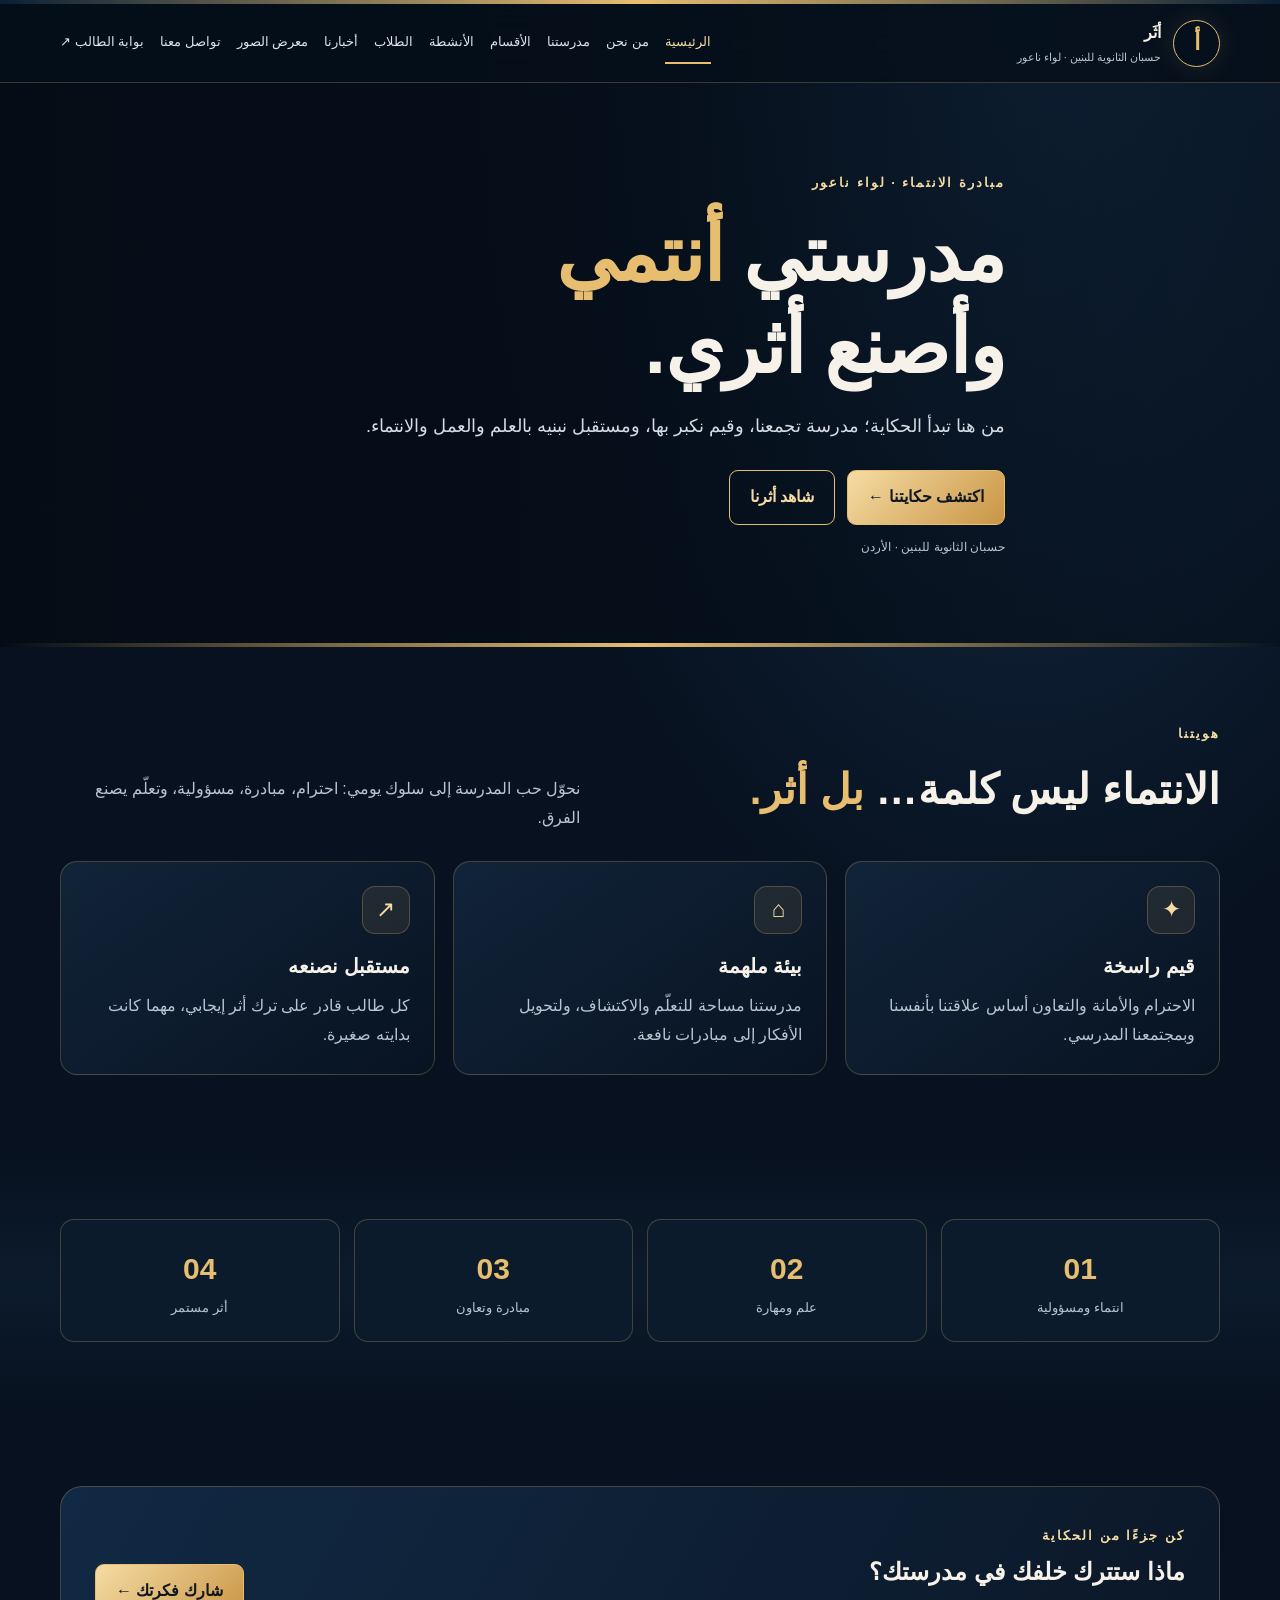
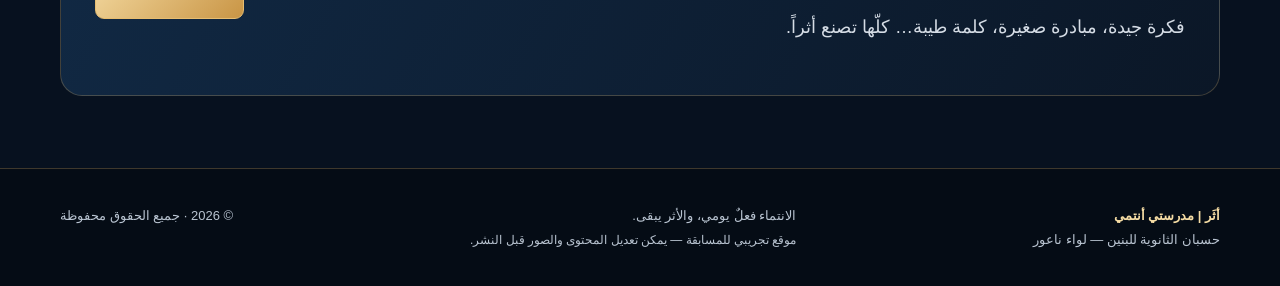
<file: index.html>
<!doctype html><html lang="ar" dir="rtl"><head><meta charset="utf-8"><meta name="viewport" content="width=device-width,initial-scale=1"><meta name="theme-color" content="#07111f"><meta name="description" content="أثَر — مدرستي أنتمي، حسبان الثانوية للبنين، لواء ناعور"><title>الرئيسية | أثَر — مدرستي أنتمي</title><link rel="stylesheet" href="style.css"></head><body><div class="topline"></div><header><div class="wrap nav"><a class="brand" href="index.html"><span class="seal">أ</span><span>أثَر <small>حسبان الثانوية للبنين · لواء ناعور</small></span></a><button class="menu" aria-label="فتح القائمة" onclick="document.querySelector('.links').classList.toggle('open')">☰</button><nav class="links"><a class="active" href="index.html">الرئيسية</a><a class="" href="about.html">من نحن</a><a class="" href="school.html">مدرستنا</a><a class="" href="departments.html">الأقسام</a><a class="" href="activities.html">الأنشطة</a><a class="" href="students.html">الطلاب</a><a class="" href="news.html">أخبارنا</a><a class="" href="gallery.html">معرض الصور</a><a class="" href="contact.html">تواصل معنا</a><a href="login.html">بوابة الطالب ↗</a></nav></div></header>
<main><section class="hero"><div class="wrap hero-content"><div class="eyebrow">مبادرة الانتماء · لواء ناعور</div><h1>مدرستي <span class="gold">أنتمي</span><br>وأصنع أثري.</h1><p class="lead">من هنا تبدأ الحكاية؛ مدرسة تجمعنا، وقيم نكبر بها، ومستقبل نبنيه بالعلم والعمل والانتماء.</p><div class="actions"><a class="btn" href="about.html">اكتشف حكايتنا ←</a><a class="btn ghost" href="activities.html">شاهد أثرنا</a></div><p class="small">حسبان الثانوية للبنين · الأردن</p></div></section>
<section class="section"><div class="wrap"><div class="section-head"><div><span class="eyebrow">هويتنا</span><h2>الانتماء ليس كلمة… <span class="gold">بل أثر.</span></h2></div><p>نحوّل حب المدرسة إلى سلوك يومي: احترام، مبادرة، مسؤولية، وتعلّم يصنع الفرق.</p></div><div class="grid">
<article class="card"><div class="icon">✦</div><h3>قيم راسخة</h3><p>الاحترام والأمانة والتعاون أساس علاقتنا بأنفسنا وبمجتمعنا المدرسي.</p></article>
<article class="card"><div class="icon">⌂</div><h3>بيئة ملهمة</h3><p>مدرستنا مساحة للتعلّم والاكتشاف، ولتحويل الأفكار إلى مبادرات نافعة.</p></article>
<article class="card"><div class="icon">↗</div><h3>مستقبل نصنعه</h3><p>كل طالب قادر على ترك أثر إيجابي، مهما كانت بدايته صغيرة.</p></article></div></div></section>
<section class="section alt"><div class="wrap"><div class="statrow"><div class="stat"><b>01</b><span>انتماء ومسؤولية</span></div><div class="stat"><b>02</b><span>علم ومهارة</span></div><div class="stat"><b>03</b><span>مبادرة وتعاون</span></div><div class="stat"><b>04</b><span>أثر مستمر</span></div></div></div></section>
<section class="section"><div class="wrap banner"><div><span class="eyebrow">كن جزءًا من الحكاية</span><h2>ماذا ستترك خلفك في مدرستك؟</h2><p class="lead">فكرة جيدة، مبادرة صغيرة، كلمة طيبة… كلّها تصنع أثراً.</p></div><a class="btn" href="contact.html">شارك فكرتك ←</a></div></section></main><footer class="footer"><div class="wrap footer-row"><div><strong>أثَر | مدرستي أنتمي</strong><br>حسبان الثانوية للبنين — لواء ناعور</div><div>الانتماء فعلٌ يومي، والأثر يبقى.<br><span class="small">موقع تجريبي للمسابقة — يمكن تعديل المحتوى والصور قبل النشر.</span></div><div>© <span id="year"></span> · جميع الحقوق محفوظة</div></div></footer><script src="script.js"></script></body></html>
</file>
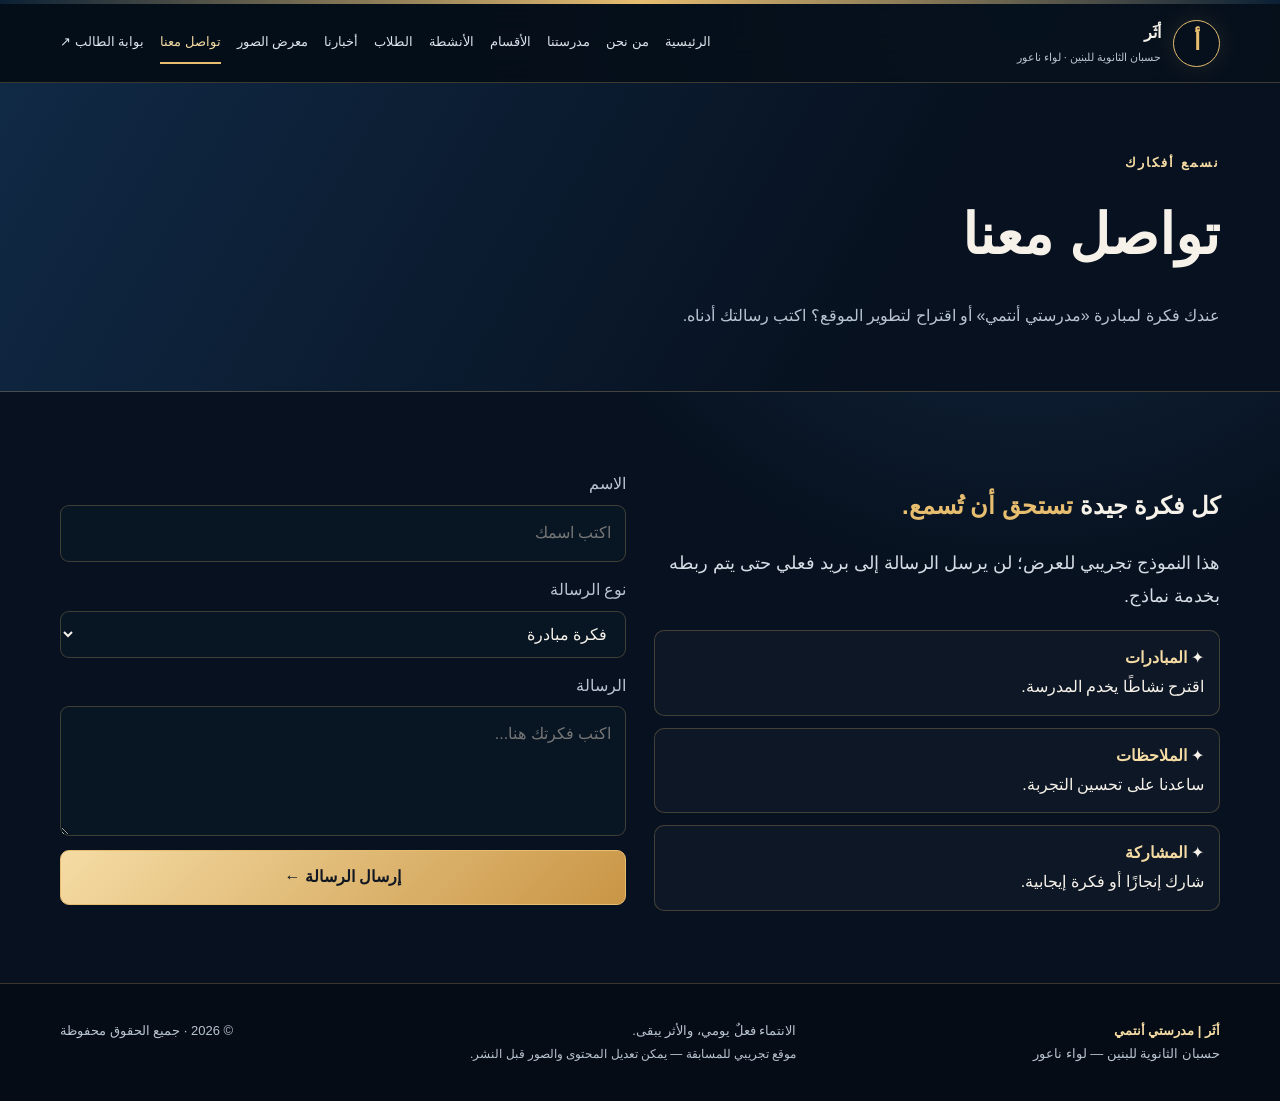
<file: contact.html>
<!doctype html><html lang="ar" dir="rtl"><head><meta charset="utf-8"><meta name="viewport" content="width=device-width,initial-scale=1"><meta name="theme-color" content="#07111f"><meta name="description" content="أثَر — مدرستي أنتمي، حسبان الثانوية للبنين، لواء ناعور"><title>تواصل معنا | أثَر — مدرستي أنتمي</title><link rel="stylesheet" href="style.css"></head><body><div class="topline"></div><header><div class="wrap nav"><a class="brand" href="index.html"><span class="seal">أ</span><span>أثَر <small>حسبان الثانوية للبنين · لواء ناعور</small></span></a><button class="menu" aria-label="فتح القائمة" onclick="document.querySelector('.links').classList.toggle('open')">☰</button><nav class="links"><a class="" href="index.html">الرئيسية</a><a class="" href="about.html">من نحن</a><a class="" href="school.html">مدرستنا</a><a class="" href="departments.html">الأقسام</a><a class="" href="activities.html">الأنشطة</a><a class="" href="students.html">الطلاب</a><a class="" href="news.html">أخبارنا</a><a class="" href="gallery.html">معرض الصور</a><a class="active" href="contact.html">تواصل معنا</a><a href="login.html">بوابة الطالب ↗</a></nav></div></header><section class="page-hero"><div class="wrap"><span class="eyebrow">نسمع أفكارك</span><h1>تواصل معنا</h1><p>عندك فكرة لمبادرة «مدرستي أنتمي» أو اقتراح لتطوير الموقع؟ اكتب رسالتك أدناه.</p></div></section><section class="section"><div class="wrap split"><div><h2>كل فكرة جيدة <span class="gold">تستحق أن تُسمع.</span></h2><p class="lead">هذا النموذج تجريبي للعرض؛ لن يرسل الرسالة إلى بريد فعلي حتى يتم ربطه بخدمة نماذج.</p><div class="feature-list"><div>✦ <b>المبادرات</b><br>اقترح نشاطًا يخدم المدرسة.</div><div>✦ <b>الملاحظات</b><br>ساعدنا على تحسين التجربة.</div><div>✦ <b>المشاركة</b><br>شارك إنجازًا أو فكرة إيجابية.</div></div></div><form class="form" id="contactForm"><label>الاسم<input required name="name" placeholder="اكتب اسمك"></label><label>نوع الرسالة<select name="type"><option>فكرة مبادرة</option><option>اقتراح تطوير</option><option>إنجاز طلابي</option><option>أخرى</option></select></label><label>الرسالة<textarea required name="message" placeholder="اكتب فكرتك هنا..."></textarea></label><button class="btn" type="submit">إرسال الرسالة ←</button><div class="notice" id="formNotice">تم تجهيز رسالتك للعرض التجريبي. اربط النموذج بخدمة إرسال قبل نشره رسميًا.</div></form></div></section><footer class="footer"><div class="wrap footer-row"><div><strong>أثَر | مدرستي أنتمي</strong><br>حسبان الثانوية للبنين — لواء ناعور</div><div>الانتماء فعلٌ يومي، والأثر يبقى.<br><span class="small">موقع تجريبي للمسابقة — يمكن تعديل المحتوى والصور قبل النشر.</span></div><div>© <span id="year"></span> · جميع الحقوق محفوظة</div></div></footer><script src="script.js"></script></body></html>
</file>
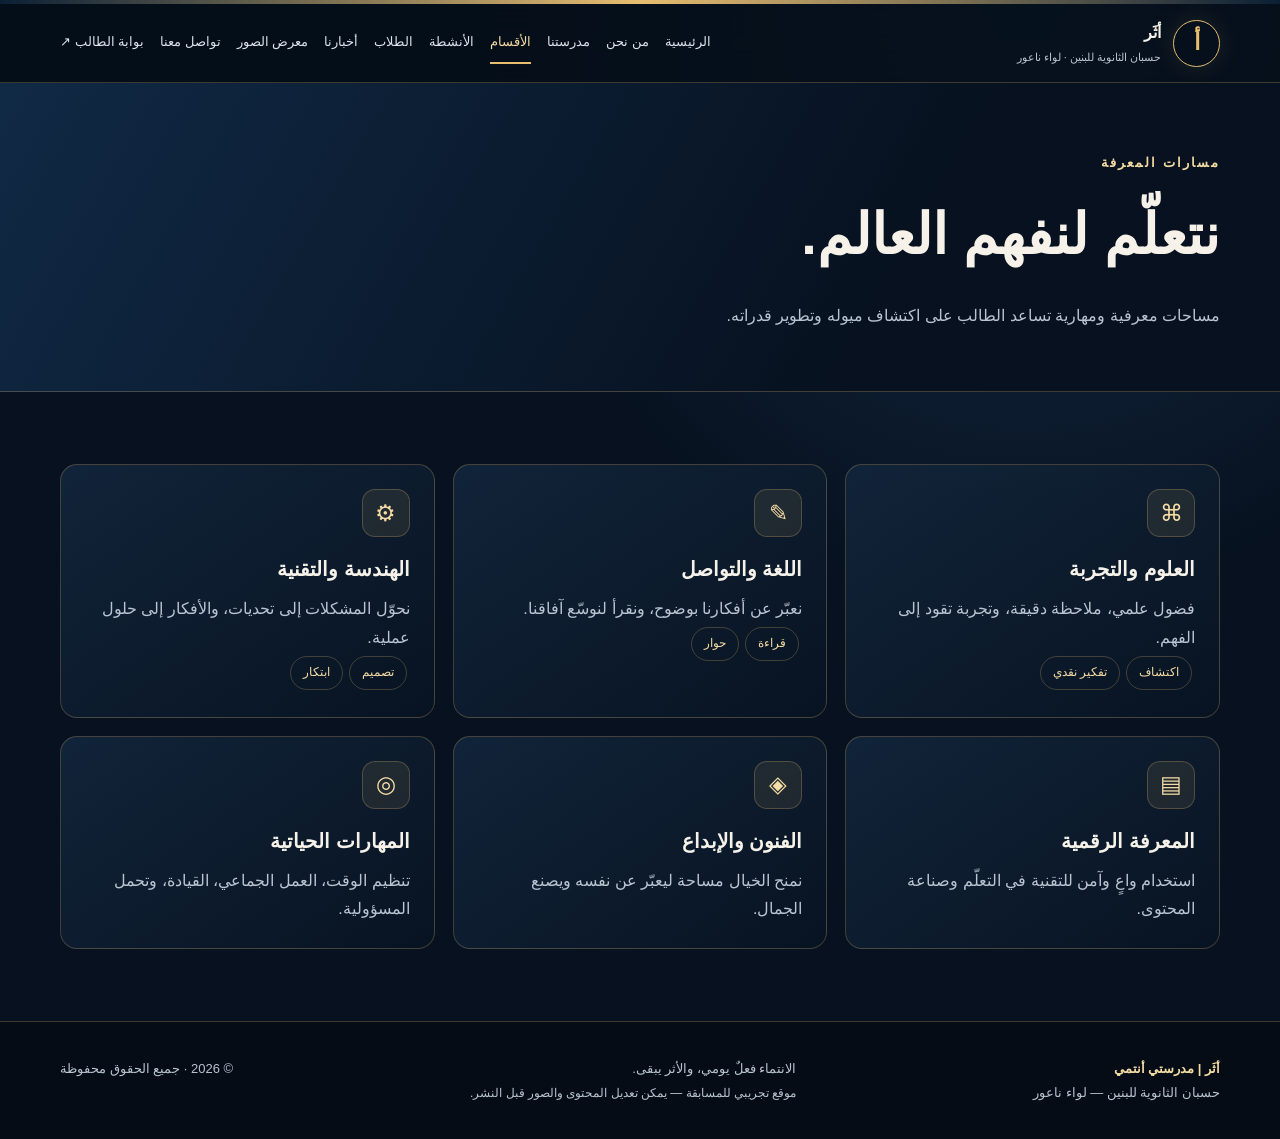
<file: departments.html>
<!doctype html><html lang="ar" dir="rtl"><head><meta charset="utf-8"><meta name="viewport" content="width=device-width,initial-scale=1"><meta name="theme-color" content="#07111f"><meta name="description" content="أثَر — مدرستي أنتمي، حسبان الثانوية للبنين، لواء ناعور"><title>الأقسام | أثَر — مدرستي أنتمي</title><link rel="stylesheet" href="style.css"></head><body><div class="topline"></div><header><div class="wrap nav"><a class="brand" href="index.html"><span class="seal">أ</span><span>أثَر <small>حسبان الثانوية للبنين · لواء ناعور</small></span></a><button class="menu" aria-label="فتح القائمة" onclick="document.querySelector('.links').classList.toggle('open')">☰</button><nav class="links"><a class="" href="index.html">الرئيسية</a><a class="" href="about.html">من نحن</a><a class="" href="school.html">مدرستنا</a><a class="active" href="departments.html">الأقسام</a><a class="" href="activities.html">الأنشطة</a><a class="" href="students.html">الطلاب</a><a class="" href="news.html">أخبارنا</a><a class="" href="gallery.html">معرض الصور</a><a class="" href="contact.html">تواصل معنا</a><a href="login.html">بوابة الطالب ↗</a></nav></div></header><section class="page-hero"><div class="wrap"><span class="eyebrow">مسارات المعرفة</span><h1>نتعلّم لنفهم العالم.</h1><p>مساحات معرفية ومهارية تساعد الطالب على اكتشاف ميوله وتطوير قدراته.</p></div></section><section class="section"><div class="wrap grid"><article class="card"><div class="icon">⌘</div><h3>العلوم والتجربة</h3><p>فضول علمي، ملاحظة دقيقة، وتجربة تقود إلى الفهم.</p><span class="pill">اكتشاف</span><span class="pill">تفكير نقدي</span></article><article class="card"><div class="icon">✎</div><h3>اللغة والتواصل</h3><p>نعبّر عن أفكارنا بوضوح، ونقرأ لنوسّع آفاقنا.</p><span class="pill">قراءة</span><span class="pill">حوار</span></article><article class="card"><div class="icon">⚙</div><h3>الهندسة والتقنية</h3><p>نحوّل المشكلات إلى تحديات، والأفكار إلى حلول عملية.</p><span class="pill">تصميم</span><span class="pill">ابتكار</span></article><article class="card"><div class="icon">▤</div><h3>المعرفة الرقمية</h3><p>استخدام واعٍ وآمن للتقنية في التعلّم وصناعة المحتوى.</p></article><article class="card"><div class="icon">◈</div><h3>الفنون والإبداع</h3><p>نمنح الخيال مساحة ليعبّر عن نفسه ويصنع الجمال.</p></article><article class="card"><div class="icon">◎</div><h3>المهارات الحياتية</h3><p>تنظيم الوقت، العمل الجماعي، القيادة، وتحمل المسؤولية.</p></article></div></section><footer class="footer"><div class="wrap footer-row"><div><strong>أثَر | مدرستي أنتمي</strong><br>حسبان الثانوية للبنين — لواء ناعور</div><div>الانتماء فعلٌ يومي، والأثر يبقى.<br><span class="small">موقع تجريبي للمسابقة — يمكن تعديل المحتوى والصور قبل النشر.</span></div><div>© <span id="year"></span> · جميع الحقوق محفوظة</div></div></footer><script src="script.js"></script></body></html>
</file>
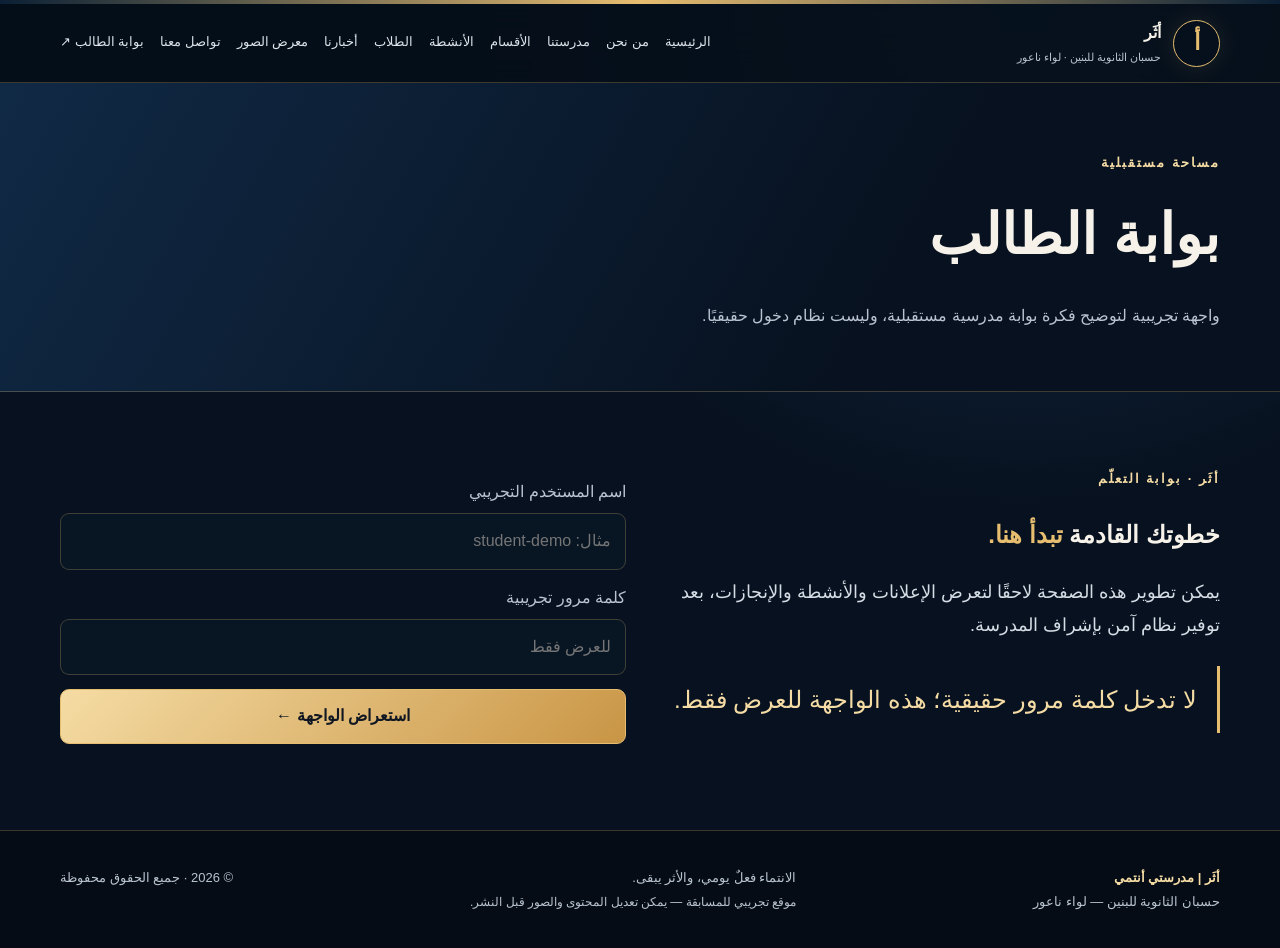
<file: login.html>
<!doctype html><html lang="ar" dir="rtl"><head><meta charset="utf-8"><meta name="viewport" content="width=device-width,initial-scale=1"><meta name="theme-color" content="#07111f"><meta name="description" content="أثَر — مدرستي أنتمي، حسبان الثانوية للبنين، لواء ناعور"><title>بوابة الطالب | أثَر — مدرستي أنتمي</title><link rel="stylesheet" href="style.css"></head><body><div class="topline"></div><header><div class="wrap nav"><a class="brand" href="index.html"><span class="seal">أ</span><span>أثَر <small>حسبان الثانوية للبنين · لواء ناعور</small></span></a><button class="menu" aria-label="فتح القائمة" onclick="document.querySelector('.links').classList.toggle('open')">☰</button><nav class="links"><a class="" href="index.html">الرئيسية</a><a class="" href="about.html">من نحن</a><a class="" href="school.html">مدرستنا</a><a class="" href="departments.html">الأقسام</a><a class="" href="activities.html">الأنشطة</a><a class="" href="students.html">الطلاب</a><a class="" href="news.html">أخبارنا</a><a class="" href="gallery.html">معرض الصور</a><a class="" href="contact.html">تواصل معنا</a><a href="login.html">بوابة الطالب ↗</a></nav></div></header><section class="page-hero"><div class="wrap"><span class="eyebrow">مساحة مستقبلية</span><h1>بوابة الطالب</h1><p>واجهة تجريبية لتوضيح فكرة بوابة مدرسية مستقبلية، وليست نظام دخول حقيقيًا.</p></div></section><section class="section"><div class="wrap split"><div><span class="eyebrow">أثَر · بوابة التعلّم</span><h2>خطوتك القادمة <span class="gold">تبدأ هنا.</span></h2><p class="lead">يمكن تطوير هذه الصفحة لاحقًا لتعرض الإعلانات والأنشطة والإنجازات، بعد توفير نظام آمن بإشراف المدرسة.</p><div class="quote">لا تدخل كلمة مرور حقيقية؛ هذه الواجهة للعرض فقط.</div></div><form class="form" id="loginForm"><label>اسم المستخدم التجريبي<input name="user" required placeholder="مثال: student-demo"></label><label>كلمة مرور تجريبية<input name="pass" type="password" required placeholder="للعرض فقط"></label><button class="btn" type="submit">استعراض الواجهة ←</button><div class="notice" id="loginNotice">هذه صفحة عرض فقط، ولا يتم التحقق من الحساب أو حفظ أي بيانات.</div></form></div></section><footer class="footer"><div class="wrap footer-row"><div><strong>أثَر | مدرستي أنتمي</strong><br>حسبان الثانوية للبنين — لواء ناعور</div><div>الانتماء فعلٌ يومي، والأثر يبقى.<br><span class="small">موقع تجريبي للمسابقة — يمكن تعديل المحتوى والصور قبل النشر.</span></div><div>© <span id="year"></span> · جميع الحقوق محفوظة</div></div></footer><script src="script.js"></script></body></html>
</file>
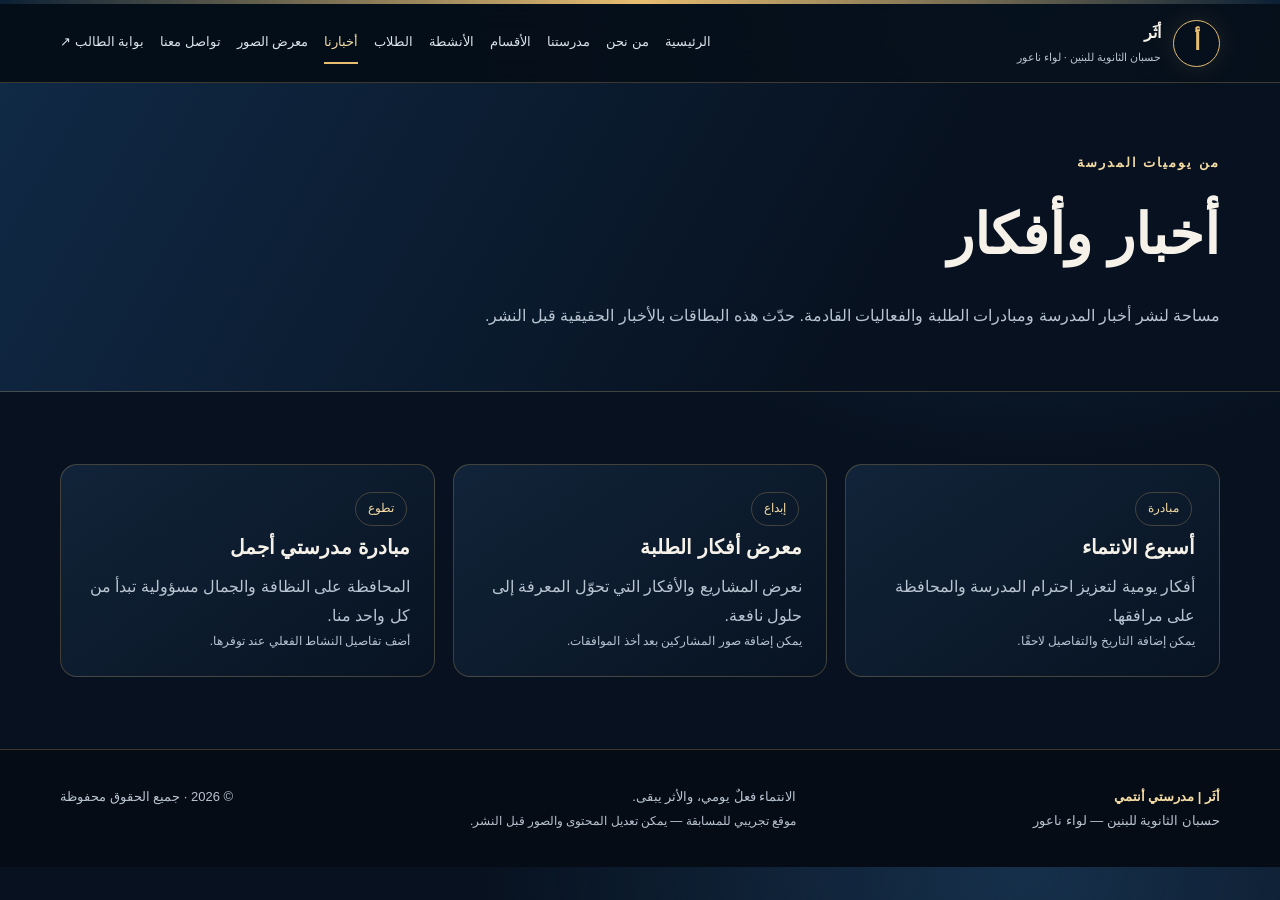
<file: news.html>
<!doctype html><html lang="ar" dir="rtl"><head><meta charset="utf-8"><meta name="viewport" content="width=device-width,initial-scale=1"><meta name="theme-color" content="#07111f"><meta name="description" content="أثَر — مدرستي أنتمي، حسبان الثانوية للبنين، لواء ناعور"><title>أخبارنا | أثَر — مدرستي أنتمي</title><link rel="stylesheet" href="style.css"></head><body><div class="topline"></div><header><div class="wrap nav"><a class="brand" href="index.html"><span class="seal">أ</span><span>أثَر <small>حسبان الثانوية للبنين · لواء ناعور</small></span></a><button class="menu" aria-label="فتح القائمة" onclick="document.querySelector('.links').classList.toggle('open')">☰</button><nav class="links"><a class="" href="index.html">الرئيسية</a><a class="" href="about.html">من نحن</a><a class="" href="school.html">مدرستنا</a><a class="" href="departments.html">الأقسام</a><a class="" href="activities.html">الأنشطة</a><a class="" href="students.html">الطلاب</a><a class="active" href="news.html">أخبارنا</a><a class="" href="gallery.html">معرض الصور</a><a class="" href="contact.html">تواصل معنا</a><a href="login.html">بوابة الطالب ↗</a></nav></div></header><section class="page-hero"><div class="wrap"><span class="eyebrow">من يوميات المدرسة</span><h1>أخبار وأفكار</h1><p>مساحة لنشر أخبار المدرسة ومبادرات الطلبة والفعاليات القادمة. حدّث هذه البطاقات بالأخبار الحقيقية قبل النشر.</p></div></section><section class="section"><div class="wrap grid"><article class="card"><span class="pill">مبادرة</span><h3>أسبوع الانتماء</h3><p>أفكار يومية لتعزيز احترام المدرسة والمحافظة على مرافقها.</p><p class="small">يمكن إضافة التاريخ والتفاصيل لاحقًا.</p></article><article class="card"><span class="pill">إبداع</span><h3>معرض أفكار الطلبة</h3><p>نعرض المشاريع والأفكار التي تحوّل المعرفة إلى حلول نافعة.</p><p class="small">يمكن إضافة صور المشاركين بعد أخذ الموافقات.</p></article><article class="card"><span class="pill">تطوع</span><h3>مبادرة مدرستي أجمل</h3><p>المحافظة على النظافة والجمال مسؤولية تبدأ من كل واحد منا.</p><p class="small">أضف تفاصيل النشاط الفعلي عند توفرها.</p></article></div></section><footer class="footer"><div class="wrap footer-row"><div><strong>أثَر | مدرستي أنتمي</strong><br>حسبان الثانوية للبنين — لواء ناعور</div><div>الانتماء فعلٌ يومي، والأثر يبقى.<br><span class="small">موقع تجريبي للمسابقة — يمكن تعديل المحتوى والصور قبل النشر.</span></div><div>© <span id="year"></span> · جميع الحقوق محفوظة</div></div></footer><script src="script.js"></script></body></html>
</file>
<file: style.css>
:root{--bg:#07111f;--panel:#0d1b2c;--panel2:#102238;--gold:#e7bd70;--gold2:#f5dca4;--text:#f6f2e9;--muted:#b9c4d1;--line:rgba(231,189,112,.25);--blue:#16395c}
*{box-sizing:border-box}html{scroll-behavior:smooth}body{margin:0;background:radial-gradient(ellipse at 80% 0%,#16304b 0,transparent 38%),var(--bg);color:var(--text);font-family:Tahoma,Arial,sans-serif;line-height:1.8}a{color:inherit;text-decoration:none}button,input,textarea,select{font:inherit}.wrap{width:min(1160px,92%);margin:auto}.topline{height:4px;background:linear-gradient(90deg,#0b2035,#e7bd70,#0b2035)}header{position:sticky;top:0;z-index:20;background:rgba(5,14,25,.88);backdrop-filter:blur(16px);border-bottom:1px solid var(--line)}.nav{min-height:78px;display:flex;align-items:center;justify-content:space-between;gap:20px}.brand{display:flex;align-items:center;gap:12px;font-weight:800}.seal{width:47px;height:47px;border:1px solid var(--gold);border-radius:50%;display:grid;place-items:center;color:var(--gold);font-size:23px;box-shadow:0 0 24px #e7bd7020}.brand small{display:block;color:var(--muted);font-size:11px;font-weight:400}.links{display:flex;align-items:center;gap:16px;flex-wrap:wrap}.links a{font-size:13px;color:#dce3ea;padding:8px 0;border-bottom:2px solid transparent}.links a:hover,.links a.active{color:var(--gold2);border-color:var(--gold)}.menu{display:none;background:none;border:1px solid var(--line);color:var(--text);padding:7px 11px;border-radius:10px}.hero{position:relative;overflow:hidden;padding:88px 0 76px;min-height:510px;display:flex;align-items:center;background:linear-gradient(90deg,rgba(4,12,22,.96),rgba(4,12,22,.73),rgba(4,12,22,.4)),url('https://images.unsplash.com/photo-1562774053-701939374585?auto=format&fit=crop&w=1800&q=85') center/cover}.hero:after{content:"";position:absolute;inset:auto 0 0;height:4px;background:linear-gradient(90deg,transparent,var(--gold),transparent)}.hero-content{position:relative;z-index:1;max-width:730px}.eyebrow{color:var(--gold2);letter-spacing:2px;font-size:13px;font-weight:bold}.hero h1{font-size:clamp(40px,6vw,76px);line-height:1.2;margin:15px 0 18px;letter-spacing:-1px}.gold{color:var(--gold)}.lead{color:#d5dce5;font-size:18px;max-width:650px}.actions{display:flex;gap:12px;flex-wrap:wrap;margin-top:28px}.btn{display:inline-flex;align-items:center;justify-content:center;gap:8px;padding:12px 20px;border-radius:9px;border:1px solid var(--gold);background:linear-gradient(135deg,var(--gold2),#c99545);color:#101722;font-weight:800;cursor:pointer;transition:.2s}.btn:hover{transform:translateY(-3px);box-shadow:0 10px 28px #e7bd7030}.btn.ghost{background:transparent;color:var(--gold2)}.section{padding:72px 0}.section.alt{background:linear-gradient(180deg,transparent,rgba(18,38,59,.48),transparent)}.section-head{display:flex;align-items:end;justify-content:space-between;gap:20px;margin-bottom:28px}.section-head h2{font-size:clamp(27px,4vw,42px);margin:5px 0}.section-head p{color:var(--muted);margin:0;max-width:520px}.grid{display:grid;grid-template-columns:repeat(3,1fr);gap:18px}.card{background:linear-gradient(145deg,rgba(18,37,58,.96),rgba(8,20,34,.96));border:1px solid var(--line);border-radius:17px;padding:24px;position:relative;overflow:hidden;transition:.25s}.card:hover{transform:translateY(-5px);border-color:#e7bd7080}.icon{width:48px;height:48px;border-radius:13px;display:grid;place-items:center;background:#e7bd7018;border:1px solid var(--line);color:var(--gold2);font-size:23px;margin-bottom:14px}.card h3{margin:0 0 8px;font-size:20px}.card p{color:var(--muted);margin:0}.number{font-size:38px;color:var(--gold);font-weight:900}.banner{border:1px solid var(--line);border-radius:22px;padding:34px;background:linear-gradient(120deg,#112944,#0b1727);display:flex;align-items:center;justify-content:space-between;gap:25px}.banner h2{margin:0 0 8px}.page-hero{padding:65px 0 45px;background:linear-gradient(120deg,#102945,#07111f 70%);border-bottom:1px solid var(--line)}.page-hero h1{font-size:clamp(34px,5vw,56px);margin:8px 0}.page-hero p{color:var(--muted);max-width:750px}.photo{width:100%;height:210px;object-fit:cover;border-radius:12px;border:1px solid var(--line);margin-bottom:16px}.gallery{display:grid;grid-template-columns:repeat(3,1fr);gap:14px}.gallery img{width:100%;height:240px;object-fit:cover;border-radius:14px;border:1px solid var(--line);transition:.25s}.gallery img:hover{transform:scale(1.02)}.form{display:grid;gap:14px;max-width:700px}.form label{display:grid;gap:6px;color:var(--muted)}.form input,.form textarea,.form select{background:#081523;border:1px solid var(--line);color:var(--text);padding:13px 14px;border-radius:9px;outline:none}.form input:focus,.form textarea:focus{border-color:var(--gold)}.form textarea{min-height:130px;resize:vertical}.notice{padding:13px 16px;border:1px solid var(--line);background:#e7bd7012;color:var(--gold2);border-radius:10px;display:none}.quote{font-size:24px;color:var(--gold2);border-right:3px solid var(--gold);padding:12px 20px;margin:25px 0}.footer{padding:35px 0;border-top:1px solid var(--line);background:#050c15}.footer-row{display:flex;justify-content:space-between;gap:25px;flex-wrap:wrap;color:var(--muted);font-size:13px}.footer strong{color:var(--gold2)}.pill{display:inline-block;border:1px solid var(--line);color:var(--gold2);border-radius:999px;padding:5px 12px;font-size:12px;margin:3px}.timeline{border-right:1px solid var(--line);padding-right:24px;display:grid;gap:20px}.timeline .card{margin-right:0}.statrow{display:grid;grid-template-columns:repeat(4,1fr);gap:14px}.stat{text-align:center;padding:22px;border:1px solid var(--line);border-radius:14px;background:#0c1b2b}.stat b{font-size:30px;color:var(--gold)}.stat span{display:block;color:var(--muted);font-size:13px}.small{font-size:12px;color:var(--muted)}.center{text-align:center}.split{display:grid;grid-template-columns:1fr 1fr;gap:28px;align-items:center}.split img{width:100%;border-radius:18px;border:1px solid var(--line);max-height:420px;object-fit:cover}.feature-list{display:grid;gap:12px}.feature-list div{padding:13px 15px;background:#ffffff07;border:1px solid var(--line);border-radius:10px}.feature-list b{color:var(--gold2)}.mobile-note{color:var(--muted);font-size:12px}
@media(max-width:900px){.links{display:none;position:absolute;top:78px;right:4%;left:4%;padding:18px;background:#081523;border:1px solid var(--line);border-radius:14px;flex-direction:column;align-items:stretch}.links.open{display:flex}.menu{display:block}.grid{grid-template-columns:repeat(2,1fr)}.split{grid-template-columns:1fr}.statrow{grid-template-columns:repeat(2,1fr)}.gallery{grid-template-columns:repeat(2,1fr)}.hero{min-height:450px}}
@media(max-width:560px){.grid{grid-template-columns:1fr}.gallery{grid-template-columns:1fr}.gallery img{height:220px}.hero{padding:65px 0}.section{padding:50px 0}.banner{align-items:flex-start;flex-direction:column}.section-head{align-items:flex-start;flex-direction:column}.brand{font-size:13px}.seal{width:40px;height:40px}.statrow{grid-template-columns:repeat(2,1fr)}}
</file>
